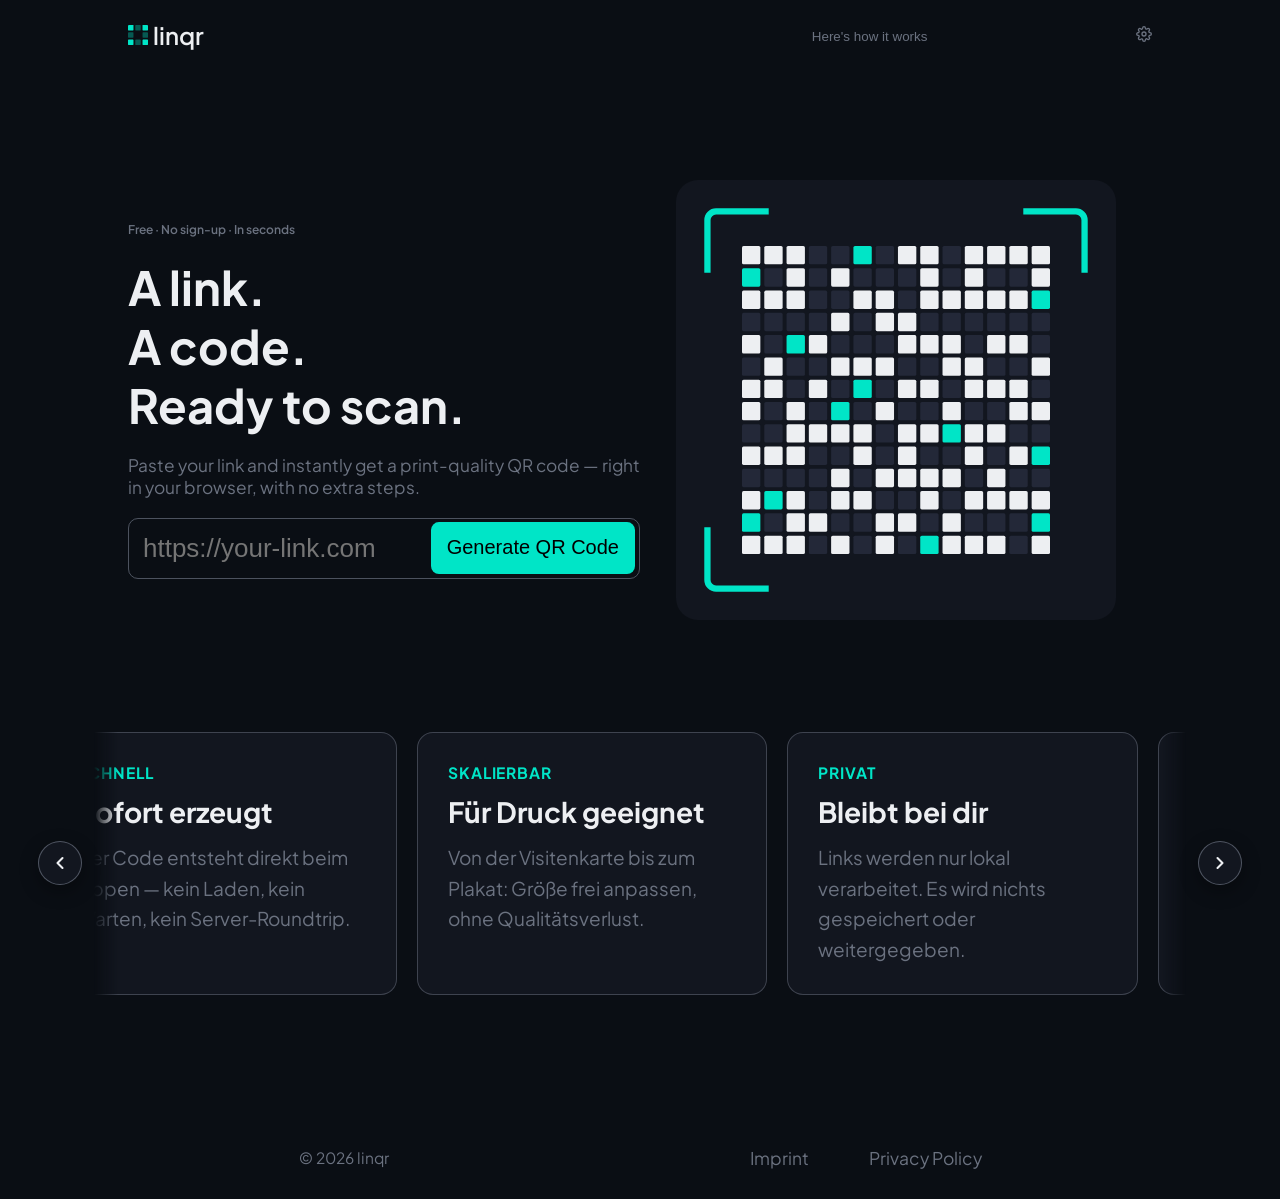
<file: index.html>
<!DOCTYPE html>
<html lang="en">
<head>
    <meta charset="UTF-8">
    <meta name="viewport" content="width=device-width, initial-scale=1.0">
    <link rel="preconnect" href="https://fonts.googleapis.com">
    <link rel="preconnect" href="https://fonts.gstatic.com" crossorigin>
    <link href="https://fonts.googleapis.com/css2?family=Plus+Jakarta+Sans:wght@400;500;600;700;800&display=swap" rel="stylesheet">
    <link rel="stylesheet" href="./css/common.css">
    <link rel="stylesheet" href="./css/index.css">
    <title>QR Code Generator</title>
</head>
<body>
    <header class="headerContainerMain">
        <div class="headerLogoNameDiv"><a href="./index.html" id="headerLogoLink"><img src="./images/logoQRCode.svg" alt="logo" id="brandImage"><p id="brandName">linqr</p></a> <button id="open-close-BurgerBtn" aria-label="Open menu"><span></span><span></span><span></span></button></div>
        <div id="headerBurgerDeluxe">
            <div class="headerThreeLinksDiv"><button class="btnWantsToBeLink" id="headerHowItWorksBTN">Here's how it works</button></div>
            <div class="headerSettingsbtnDiv"><button class="button" id="headerSettingsBTN"><svg width="16" height="16" viewBox="0 0 24 24" fill="none" stroke="currentColor" stroke-width="2" stroke-linecap="round" stroke-linejoin="round"><circle cx="12" cy="12" r="3"></circle><path d="M19.4 15a1.65 1.65 0 0 0 .33 1.82l.06.06a2 2 0 0 1 0 2.83 2 2 0 0 1-2.83 0l-.06-.06a1.65 1.65 0 0 0-1.82-.33 1.65 1.65 0 0 0-1 1.51V21a2 2 0 0 1-2 2 2 2 0 0 1-2-2v-.09A1.65 1.65 0 0 0 9 19.4a1.65 1.65 0 0 0-1.82.33l-.06.06a2 2 0 0 1-2.83 0 2 2 0 0 1 0-2.83l.06-.06a1.65 1.65 0 0 0 .33-1.82 1.65 1.65 0 0 0-1.51-1H3a2 2 0 0 1-2-2 2 2 0 0 1 2-2h.09A1.65 1.65 0 0 0 4.6 9a1.65 1.65 0 0 0-.33-1.82l-.06-.06a2 2 0 0 1 0-2.83 2 2 0 0 1 2.83 0l.06.06a1.65 1.65 0 0 0 1.82.33H9a1.65 1.65 0 0 0 1-1.51V3a2 2 0 0 1 2-2 2 2 0 0 1 2 2v.09a1.65 1.65 0 0 0 1 1.51 1.65 1.65 0 0 0 1.82-.33l.06-.06a2 2 0 0 1 2.83 0 2 2 0 0 1 0 2.83l-.06.06a1.65 1.65 0 0 0-.33 1.82V9a1.65 1.65 0 0 0 1.51 1H21a2 2 0 0 1 2 2 2 2 0 0 1-2 2h-.09a1.65 1.65 0 0 0-1.51 1z"></path></svg></button></div>
        </div>  
    </header>
    <main>
        <section id="topSection">
            <div class="sloganAndInputDiv">
                <div class="levelOneTopDiv"><p class="sizeTHREEHeader">Free · No sign-up · In seconds</p></div>
                <div class="levelTwoTopDiv"><h1 class="sizeONEHeader"><span>A link.</span><span>A code.</span><span>Ready to scan.</span></h1></div>
                <div class="levelThreeTopDiv"><p class="sizeTWOHeader">Paste your link and instantly get a print-quality QR code — right in your browser, with no extra steps.</p></div>
                <div class="codeInput-GenerateCodeDiv"><input type="text" placeholder="https://your-link.com" id="linkInputField" autocomplete="off"><button id="generateCodeButton">Generate QR Code</button></div><div id="errorBox" role="alert"></div>
                <div class="historyDivMain"><div class="historyHeaderDiv"><h2 id="latestInputsLabel">Latest inputs</h2> <button id="deleteHistoryButton">Delete  history</button></div> <div id="historyContainer"><div class="historyEntryElement"><button class="historyEntryLinkBtn"></button><button class="historyEntryDeleteBtn">&#10006;</button></div></div></div>
            </div>
            <div class="qrCodeExampleImgDiv"><img src="./images/qr-decorativeQRCode.svg" alt="QR Code Example" id="qrCodeExampleImg"></div>
        </section>
        <section id="featuresSection">
            <div class="carousel-wrapper">
                
                <!-- Button Links -->
                <button class="carousel-btn btn-prev" id="prevBtn" aria-label="Vorherige Karte">
                    <svg width="20" height="20" viewBox="0 0 24 24" fill="none" stroke="currentColor" stroke-width="2.5" stroke-linecap="round" stroke-linejoin="round"><path d="m15 18-6-6 6-6"/></svg>
                </button>

                <!-- Carousel Track -->
                <div class="carousel-track" id="carouselTrack">
                    
                    <div class="carousel-card">
                        <span class="card-tag">Schnell</span>
                        <h3 class="card-title">Sofort erzeugt</h3>
                        <p class="card-text">Der Code entsteht direkt beim Tippen — kein Laden, kein Warten, kein Server-Roundtrip.</p>
                    </div>

                    <div class="carousel-card">
                        <span class="card-tag">Skalierbar</span>
                        <h3 class="card-title">Für Druck geeignet</h3>
                        <p class="card-text">Von der Visitenkarte bis zum Plakat: Größe frei anpassen, ohne Qualitätsverlust.</p>
                    </div>

                    <div class="carousel-card">
                        <span class="card-tag">Privat</span>
                        <h3 class="card-title">Bleibt bei dir</h3>
                        <p class="card-text">Links werden nur lokal verarbeitet. Es wird nichts gespeichert oder weitergegeben.</p>
                    </div>

                    <div class="carousel-card">
                        <span class="card-tag">Flexibel</span>
                        <h3 class="card-title">Überall nutzbar</h3>
                        <p class="card-text">Exportiere deine Projekte in verschiedene Formate und nutze sie auf allen Geräten.</p>
                    </div>

                    <div class="carousel-card">
                        <span class="card-tag">Sicher</span>
                        <h3 class="card-title">100% Datenschutz</h3>
                        <p class="card-text">Keine Cookies, keine Tracker. Deine Daten gehören ausschließlich dir.</p>
                    </div>

                    <div class="carousel-card">
                        <span class="card-tag">Modern</span>
                        <h3 class="card-title">Clean Code</h3>
                        <p class="card-text">Minimalistischer und schlanker Code für extrem schnelle Ladezeiten auf deiner Website.</p>
                    </div>

                </div>

                <!-- Button Rechts -->
                <button class="carousel-btn btn-next" id="nextBtn" aria-label="Nächste Karte">
                    <svg width="20" height="20" viewBox="0 0 24 24" fill="none" stroke="currentColor" stroke-width="2.5" stroke-linecap="round" stroke-linejoin="round"><path d="m9 18 6-6-6-6"/></svg>
                </button>

            </div>
        </section>
    </main>
    <footer class="footerContainerMain"><div class="copyYearNameFooter">&copy; 2026 linqr</div> <div class="imprintAndPrivacyFooterDiv"><a href="" class="footerLink">Imprint</a> <a href="" class="footerLink">Privacy Policy</a></div></footer>
    <script src="./javaScript/common.js"></script>
    <script src="./javaScript/index.js"></script>



    <dialog id="settingsDialog" class="settings-modal">
        <div class="settings-content">
            <div class="settings-header">
                <div class="settings-title-wrapper">
                    <svg width="20" height="20" viewBox="0 0 24 24" fill="none" stroke="currentColor" stroke-width="2" stroke-linecap="round" stroke-linejoin="round" style="color: var(--cyan-highlight);"><circle cx="12" cy="12" r="3"></circle><path d="M19.4 15a1.65 1.65 0 0 0 .33 1.82l.06.06a2 2 0 0 1 0 2.83 2 2 0 0 1-2.83 0l-.06-.06a1.65 1.65 0 0 0-1.82-.33 1.65 1.65 0 0 0-1 1.51V21a2 2 0 0 1-2 2 2 2 0 0 1-2-2v-.09A1.65 1.65 0 0 0 9 19.4a1.65 1.65 0 0 0-1.82.33l-.06.06a2 2 0 0 1-2.83 0 2 2 0 0 1 0-2.83l.06-.06a1.65 1.65 0 0 0 .33-1.82 1.65 1.65 0 0 0-1.51-1H3a2 2 0 0 1-2-2 2 2 0 0 1 2-2h.09A1.65 1.65 0 0 0 4.6 9a1.65 1.65 0 0 0-.33-1.82l-.06-.06a2 2 0 0 1 0-2.83 2 2 0 0 1 2.83 0l.06.06a1.65 1.65 0 0 0 1.82.33H9a1.65 1.65 0 0 0 1-1.51V3a2 2 0 0 1 2-2 2 2 0 0 1 2 2v.09a1.65 1.65 0 0 0 1 1.51 1.65 1.65 0 0 0 1.82-.33l.06-.06a2 2 0 0 1 2.83 0 2 2 0 0 1 0 2.83l-.06.06a1.65 1.65 0 0 0-.33 1.82V9a1.65 1.65 0 0 0 1.51 1H21a2 2 0 0 1 2 2 2 2 0 0 1-2 2h-.09a1.65 1.65 0 0 0-1.51 1z"></path></svg>
                    <h3>Settings</h3>
                </div>
                <button id="closeSettingsBTN" class="close-btn" aria-label="Close settings">
                    <svg width="18" height="18" viewBox="0 0 24 24" fill="none" stroke="currentColor" stroke-width="2" stroke-linecap="round" stroke-linejoin="round"><line x1="18" y1="6" x2="6" y2="18"></line><line x1="6" y1="6" x2="18" y2="18"></line></svg>
                </button>
            </div>
            
            <div class="settings-body">
                <!-- Save History -->
                <div class="setting-row">
                    <div class="setting-info">
                        <span class="setting-label">Save History</span>
                        <span class="setting-desc">Store recent QR code generations locally</span>
                    </div>
                    <label class="switch">
                        <input type="checkbox" id="historyToggle" checked>
                        <span class="slider"></span>
                    </label>
                </div>

                <div class="setting-divider"></div>

                <!-- Design Dark/Light -->
                <div class="setting-row">
                    <div class="setting-info">
                        <span class="setting-label">Appearance</span>
                        <span class="setting-desc">Select your preferred color theme</span>
                    </div>
                    <div class="theme-switcher">
                        <button class="theme-option active" data-theme="dark">Dark</button>
                        <button class="theme-option" data-theme="light">Light</button>
                    </div>
                </div>

                <div class="setting-divider"></div>

                <!-- Language comming soon-->
                <div class="setting-row" id="languageSec">
                    <div class="setting-info">
                        <span class="setting-label">Language</span>
                        <span class="setting-desc">Choose user interface language</span>
                    </div>
                    <div class="select-wrapper">
                        <select id="languageSelect" class="lang-select">
                            <option value="en">English</option>
                            <option value="de">Deutsch</option>
                        </select>
                        <svg class="select-arrow" width="14" height="14" viewBox="0 0 24 24" fill="none" stroke="currentColor" stroke-width="2" stroke-linecap="round" stroke-linejoin="round"><path d="m6 9 6 6 6-6"/></svg>
                    </div>
                </div>
            </div>
        </div>
    </dialog>

    <dialog id="howItWorksDialog" class="settings-modal">
        <div class="settings-content">
            <div class="settings-header">
                <h3>Here's how it works</h3>
                <button id="closeHowItWorksBTN" class="close-btn">
                    <svg width="18" height="18" viewBox="0 0 24 24" fill="none" stroke="currentColor" stroke-width="2" stroke-linecap="round" stroke-linejoin="round"><line x1="18" y1="6" x2="6" y2="18"></line><line x1="6" y1="6" x2="18" y2="18"></line></svg>
                </button>
            </div>
            <div class="settings-body">
                <div class="step-row">
                    <span class="step-num">1</span>
                    <p>Paste your link into the input field.</p>
                </div>
                <div class="step-row">
                    <span class="step-num">2</span>
                    <p>Press the button "Generate QR Code" and your code will gt generated automatically.</p>
                </div>
                <div class="step-row">
                    <span class="step-num">3</span>
                    <p>You can personalize your code and download or print it.</p>
                </div>
            </div>
        </div>
    </dialog>
</body>
</html>
</file>
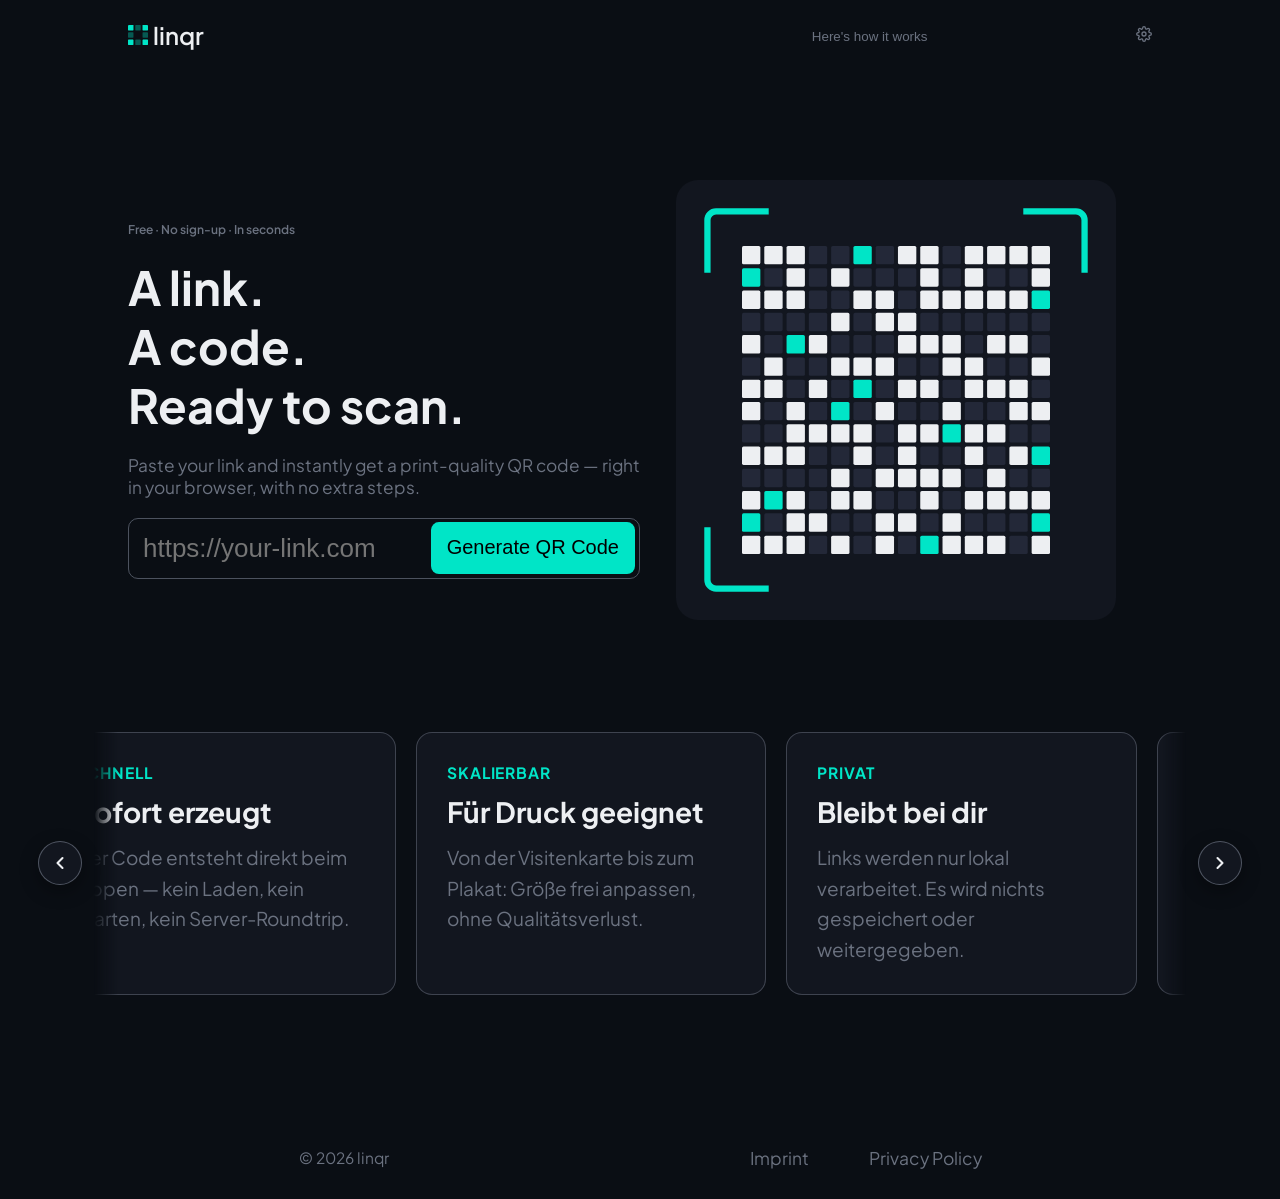
<file: finalyzeqrcode.html>
<!DOCTYPE html>
<html lang="en">
<head>
    <meta charset="UTF-8">
    <meta name="viewport" content="width=device-width, initial-scale=1.0">
    <link rel="preconnect" href="https://fonts.googleapis.com">
    <link rel="preconnect" href="https://fonts.gstatic.com" crossorigin>
    <link href="https://fonts.googleapis.com/css2?family=Plus+Jakarta+Sans:wght@400;500;600;700;800&display=swap" rel="stylesheet">
    <link rel="stylesheet" href="./css/common.css">
    <link rel="stylesheet" href="./css/finalyzeqrcode.css">
    <title>Finalyze QR code</title>
</head>
<body>
    <header class="headerContainerMain">
        <div class="headerLogoNameDiv"><a href="./index.html" id="headerLogoLink"><img src="./images/logoQRCode.svg" alt="logo" id="brandImage"><p id="brandName">linqr</p></a> <button id="open-close-BurgerBtn" aria-label="Open menu"><span></span><span></span><span></span></button></div>
        <div id="headerBurgerDeluxe">
            <div class="headerThreeLinksDiv"><button class="btnWantsToBeLink" id="headerHowItWorksBTN">Here's how it works</button></div>
            <div class="headerSettingsbtnDiv"><button class="button" id="headerSettingsBTN"><svg width="16" height="16" viewBox="0 0 24 24" fill="none" stroke="currentColor" stroke-width="2" stroke-linecap="round" stroke-linejoin="round"><circle cx="12" cy="12" r="3"></circle><path d="M19.4 15a1.65 1.65 0 0 0 .33 1.82l.06.06a2 2 0 0 1 0 2.83 2 2 0 0 1-2.83 0l-.06-.06a1.65 1.65 0 0 0-1.82-.33 1.65 1.65 0 0 0-1 1.51V21a2 2 0 0 1-2 2 2 2 0 0 1-2-2v-.09A1.65 1.65 0 0 0 9 19.4a1.65 1.65 0 0 0-1.82.33l-.06.06a2 2 0 0 1-2.83 0 2 2 0 0 1 0-2.83l.06-.06a1.65 1.65 0 0 0 .33-1.82 1.65 1.65 0 0 0-1.51-1H3a2 2 0 0 1-2-2 2 2 0 0 1 2-2h.09A1.65 1.65 0 0 0 4.6 9a1.65 1.65 0 0 0-.33-1.82l-.06-.06a2 2 0 0 1 0-2.83 2 2 0 0 1 2.83 0l.06.06a1.65 1.65 0 0 0 1.82.33H9a1.65 1.65 0 0 0 1-1.51V3a2 2 0 0 1 2-2 2 2 0 0 1 2 2v.09a1.65 1.65 0 0 0 1 1.51 1.65 1.65 0 0 0 1.82-.33l.06-.06a2 2 0 0 1 2.83 0 2 2 0 0 1 0 2.83l-.06.06a1.65 1.65 0 0 0-.33 1.82V9a1.65 1.65 0 0 0 1.51 1H21a2 2 0 0 1 2 2 2 2 0 0 1-2 2h-.09a1.65 1.65 0 0 0-1.51 1z"></path></svg></button></div>
        </div>
    </header>
    <main>
        <section id="qrCodeLivePrewSec">
            <div id="backandCurrentLinkDiv"><a href="./index.html" id="backtoNewLink">New link</a> <div id="currentLinkDiv"></div></div>
            <div id="livePreviewContainerDiv"></div>
        </section>
        <section id="settingsSection">
            <h1 class="sizeONEHeader">Your code is ready</h1>

            <div id="infoMessagesDiv"></div>

            <div class="option-group" data-category="designs">
                <h2 class="sizeTWOHeader">Designs</h2>
                <div id="designsContainerDiv"></div>
            </div>

            <div class="option-group" data-category="frame">
                <h2 class="sizeTWOHeader">Frame</h2>
                <div class="settingsOptionButtonDiv"><button class="settingsOptionButton active" data-id="none">None</button> <button class="settingsOptionButton" data-id="bars">Bars</button> <button class="settingsOptionButton" data-id="bubble">Bubble</button> <button class="settingsOptionButton" data-id="corners">Corners</button></div>
                <div><input type="text" id="textToInputField" aria-label="Frame text"></div>
            </div>

            <div class="option-group" data-category="pattern">
                <h2 class="sizeTWOHeader">Pattern</h2>
                <div class="settingsOptionButtonDiv"><button class="settingsOptionButton active" data-id="squares">Squares</button> <button class="settingsOptionButton" data-id="round">Round</button> <button class="settingsOptionButton" data-id="dots">Dots</button> <button class="settingsOptionButton" data-id="lines">Lines</button></div>
            </div>

            <div class="option-group" data-category="corners">
                <h2 class="sizeTWOHeader">Corners</h2>
                <div class="settingsOptionButtonDiv"><button class="settingsOptionButton active" data-id="sharp">Sharp</button> <button class="settingsOptionButton" data-id="rounded">Rounded</button> <button class="settingsOptionButton" data-id="circle">Circle</button></div>
            </div>

            <div class="option-group" data-category="symbolCenter">
                <h2 class="sizeTWOHeader">Symbol in the center</h2>
                <div class="settingsOptionButtonDiv"><button class="settingsOptionButton active" data-id="none">None</button> <button class="settingsOptionButton" data-id="brand">Brand</button> <button class="settingsOptionButton" data-id="link">Link</button> <button class="settingsOptionButton" data-id="star">Star</button> <button class="settingsOptionButton" data-id="heart">Heart</button> <button class="settingsOptionButton" id="uploadImageButton">Upload</button></div>
                <div id="ownSymbolinCenterDiv"></div>
            </div>

            <div id="colorMaindiv">
                <h2 class="sizeTWOHeader">Colors</h2>
                <div class="colorsOption-group" data-category="codeColors">
                    <h3 class="sizeTHREEHeader">Code</h3>
                    <div class="settingsColorOptionButtonDiv"><button class="settingsColorOptionButton active" data-id="color1"></button> <button class="settingsColorOptionButton" data-id="color2"></button> <button class="settingsColorOptionButton" data-id="color3"></button> <button class="settingsColorOptionButton" data-id="color4"></button> <button class="settingsColorOptionButton" data-id="color5"></button> <div id="codePickOwnColorDiv"><input type="color" id="codePicker" value="#00E5C7" class="color-picker-input"></div></div>
                </div>
                <div class="colorsOption-group" data-category="bgColors">
                    <h3 class="sizeTHREEHeader">Background</h3>
                    <div class="settingsColorOptionButtonDiv"><button class="settingsColorOptionButton active" data-id="color1"></button> <button class="settingsColorOptionButton" data-id="color2"></button> <button class="settingsColorOptionButton" data-id="color3"></button> <button class="settingsColorOptionButton" data-id="color4"></button> <div id="backPickOwnColorDiv"><input type="color" id="bgPicker" value="#00E5C7" class="color-picker-input"></div></div>
                </div>
            </div>

            <div class="sizeOption-group" data-category="size">
                <div id="sizeHeaderDiv"><h2 class="sizeTWOHeader">Size</h2> <span id="pxAndUnitOutputSpan">1024 px~ 8,7cm</span></div>
                <div id="sizeSliderDiv"><input type="range" id="sizeSlider" min="10" max="100" value="40" class="custom-slider"></div>  
                <div class="settingsOptionButtonDiv"><button class="settingsOptionButton" data-id="businessCard">Business Card</button><button class="settingsOptionButton active" data-id="web">Web</button><button class="settingsOptionButton" data-id="poster">Poster</button></div>
            </div>

            <div class="downloadPrint-group" data-category="printDown">
                <div><button id="downloadPNGBtn">Download as PNG</button></div>
                <div id="svgAndPrintBtnDiv"><button class="svgPrintBtns" id="downloadAsSVGBtn">As SVG</button><button class="svgPrintBtns" id="printButton">Print</button></div>
            </div>
        </section>
    </main>
    <footer class="footerContainerMain"><div class="copyYearNameFooter">&copy; 2026 linqr</div> <div class="imprintAndPrivacyFooterDiv"><a href="" class="footerLink">Imprint</a> <a href="" class="footerLink">Privacy Policy</a></div></footer>
    <script src="./javaScript/common.js"></script>
    <script src="./javaScript/finalyzeqrcode.js"></script>



    <dialog id="settingsDialog" class="settings-modal">
        <div class="settings-content">
            <div class="settings-header">
                <div class="settings-title-wrapper">
                    <svg width="20" height="20" viewBox="0 0 24 24" fill="none" stroke="currentColor" stroke-width="2" stroke-linecap="round" stroke-linejoin="round" style="color: var(--cyan-highlight);"><circle cx="12" cy="12" r="3"></circle><path d="M19.4 15a1.65 1.65 0 0 0 .33 1.82l.06.06a2 2 0 0 1 0 2.83 2 2 0 0 1-2.83 0l-.06-.06a1.65 1.65 0 0 0-1.82-.33 1.65 1.65 0 0 0-1 1.51V21a2 2 0 0 1-2 2 2 2 0 0 1-2-2v-.09A1.65 1.65 0 0 0 9 19.4a1.65 1.65 0 0 0-1.82.33l-.06.06a2 2 0 0 1-2.83 0 2 2 0 0 1 0-2.83l.06-.06a1.65 1.65 0 0 0 .33-1.82 1.65 1.65 0 0 0-1.51-1H3a2 2 0 0 1-2-2 2 2 0 0 1 2-2h.09A1.65 1.65 0 0 0 4.6 9a1.65 1.65 0 0 0-.33-1.82l-.06-.06a2 2 0 0 1 0-2.83 2 2 0 0 1 2.83 0l.06.06a1.65 1.65 0 0 0 1.82.33H9a1.65 1.65 0 0 0 1-1.51V3a2 2 0 0 1 2-2 2 2 0 0 1 2 2v.09a1.65 1.65 0 0 0 1 1.51 1.65 1.65 0 0 0 1.82-.33l.06-.06a2 2 0 0 1 2.83 0 2 2 0 0 1 0 2.83l-.06.06a1.65 1.65 0 0 0-.33 1.82V9a1.65 1.65 0 0 0 1.51 1H21a2 2 0 0 1 2 2 2 2 0 0 1-2 2h-.09a1.65 1.65 0 0 0-1.51 1z"></path></svg>
                    <h3>Settings</h3>
                </div>
                <button id="closeSettingsBTN" class="close-btn" aria-label="Close settings">
                    <svg width="18" height="18" viewBox="0 0 24 24" fill="none" stroke="currentColor" stroke-width="2" stroke-linecap="round" stroke-linejoin="round"><line x1="18" y1="6" x2="6" y2="18"></line><line x1="6" y1="6" x2="18" y2="18"></line></svg>
                </button>
            </div>
            
            <div class="settings-body">
                <!-- Save History -->
                <div class="setting-row">
                    <div class="setting-info">
                        <span class="setting-label">Save History</span>
                        <span class="setting-desc">Store recent QR code generations locally</span>
                    </div>
                    <label class="switch">
                        <input type="checkbox" id="historyToggle" checked>
                        <span class="slider"></span>
                    </label>
                </div>

                <div class="setting-divider"></div>

                <!-- Design Dark/Light -->
                <div class="setting-row">
                    <div class="setting-info">
                        <span class="setting-label">Appearance</span>
                        <span class="setting-desc">Select your preferred color theme</span>
                    </div>
                    <div class="theme-switcher">
                        <button class="theme-option active" data-theme="dark">Dark</button>
                        <button class="theme-option" data-theme="light">Light</button>
                    </div>
                </div>

                <div class="setting-divider"></div>

                <!-- Language comming soon-->
                <div class="setting-row" id="languageSec">
                    <div class="setting-info">
                        <span class="setting-label">Language</span>
                        <span class="setting-desc">Choose user interface language</span>
                    </div>
                    <div class="select-wrapper">
                        <select id="languageSelect" class="lang-select">
                            <option value="en">English</option>
                            <option value="de">Deutsch</option>
                        </select>
                        <svg class="select-arrow" width="14" height="14" viewBox="0 0 24 24" fill="none" stroke="currentColor" stroke-width="2" stroke-linecap="round" stroke-linejoin="round"><path d="m6 9 6 6 6-6"/></svg>
                    </div>
                </div>
            </div>
        </div>
    </dialog>

    <dialog id="howItWorksDialog" class="settings-modal">
        <div class="settings-content">
            <div class="settings-header">
                <h3>Here's how it works</h3>
                <button id="closeHowItWorksBTN" class="close-btn">
                    <svg width="18" height="18" viewBox="0 0 24 24" fill="none" stroke="currentColor" stroke-width="2" stroke-linecap="round" stroke-linejoin="round"><line x1="18" y1="6" x2="6" y2="18"></line><line x1="6" y1="6" x2="18" y2="18"></line></svg>
                </button>
            </div>
            <div class="settings-body">
                <div class="step-row">
                    <span class="step-num">1</span>
                    <p>Paste your link into the input field.</p>
                </div>
                <div class="step-row">
                    <span class="step-num">2</span>
                    <p>Press the button "Generate QR Code" and your code will gt generated automatically.</p>
                </div>
                <div class="step-row">
                    <span class="step-num">3</span>
                    <p>You can personalize your code and download or print it.</p>
                </div>
            </div>
        </div>
    </dialog>
</body>
</html>
</file>
<file: css/common.css>
html{
    font-size: 20px;
    font-family: 'Plus Jakarta Sans', -apple-system, BlinkMacSystemFont, 'Segoe UI', Roboto, sans-serif;
}

*{
    box-sizing: border-box;
    margin: 0;
    padding: 0;
}

body{
    background-color: var(--background-color-base);
}

:root{
    --background-color-base: #0A0E14;
    --background-color-secondary: #12161F;
    --text-color-primary: #EDEFF2;
    --text-color-reverse: black;
    --text-color-secondary: #6B7280;
    --cyan-highlight: #00E5C7;
    --cyan-highlight-shimmer: #01ffdd17;
    --border-color-primary: #6b7280af;
    --border-color-secondary: #6b72807e;
    --errorColor:red;
    --cautionColor:red;
}

/* Light Theme Variablen */
[data-theme="light"]{
    --background-color-base: #F4F6F8;
    --background-color-secondary: #FFFFFF;
    --text-color-primary: #12161F;
    --text-color-reverse: #FFFFFF;
    --text-color-secondary: #4B5563;
    --border-color-primary: #D1D5DB;
    --border-color-secondary: #E5E7EB;
}


.btnWantsToBeLink{
    text-decoration: none;
    background-color: transparent;
    border: none;
    color: var(--text-color-primary);

    font-size: 0.875rem;
}

a{
    text-decoration: none;
    color: var(--text-color-primary);
}

.headerContainerMain{
    display: flex;
    flex-direction: row;
    justify-content: space-between;
    align-items: center;

    padding: 0.5rem 0;
}

    .headerLogoNameDiv{
        display: flex;
        flex-direction: row;
        align-items: center;
    }
        #headerLogoLink{
            display: flex;
            flex-direction: row;
            align-items: center;
            flex-wrap: nowrap;
            gap: 5px;

            text-decoration: none;
        }
        #headerLogoLink:hover{
            cursor: pointer;
        }
            #brandImage{
                height: 20px;
                width: 20px;
                object-fit: contain;
            }
            #brandName{
                color: var(--text-color-primary);
                font-size: 1.2rem;
                font-weight: 600;
            }
    #headerBurgerDeluxe{
        display: flex;
        flex-direction: row;
        align-items: center;
        width: 100%;
        justify-content:flex-end;
        gap:22%;
    }
    .headerThreeLinksDiv{
        display: flex;
        flex-direction: row;
        justify-content: center;
        align-items: center;
        gap: 50px;
    }
        #headerHowItWorksBTN{
            display: flex;
            justify-content: center;
            align-items: center;
            color: var(--text-color-secondary);
            font-size: 0.67rem;

            padding-top: 2px;
        }
        #headerHowItWorksBTN:hover{
            color: var(--text-color-primary);
            cursor: pointer;
        }
        .headerLink{
            color: var(--text-color-secondary);
            font-size: 0.7rem;
        }
        .headerLink:hover{
            color: var(--text-color-primary);
            cursor: pointer;
        }
    .headerSettingsbtnDiv{
        display: flex;
        flex-direction: row;
        justify-content: center;
        align-items: center;
    }
        #headerSettingsBTN{
            color: var(--text-color-secondary);
            background: transparent;
            border: none;
        }
        #headerSettingsBTN:hover{
            color: var(--text-color-primary);
            cursor: pointer;
        }



* {
    scrollbar-width: thin;
    scrollbar-color: rgba(255, 255, 255, 0.2) transparent;
}

::-webkit-scrollbar {
    height: 6px;
    width: 6px;
}

::-webkit-scrollbar-track {
    background: transparent;
}

::-webkit-scrollbar-thumb {
    background: rgba(255, 255, 255, 0.2);
    border-radius: 4px;
}

::-webkit-scrollbar-thumb:hover {
    background: rgba(255, 255, 255, 0.4);
}


/*Settings Modal*/

.settings-modal{
    position: fixed;
    top: 50%;
    left: 50%;
    transform: translate(-50%, -50%) scale(0.95);
    background-color: var(--background-color-secondary);
    color: var(--text-color-primary);
    border: 1px solid var(--border-color-secondary);
    border-radius: 16px;
    padding: 0;
    width: 90%;
    max-width: 440px;
    box-shadow: 0 24px 48px rgba(0, 0, 0, 0.6), 0 0 0 1px rgba(255, 255, 255, 0.04);
    opacity: 0;
    visibility: hidden;
    transition: opacity 0.25s ease, transform 0.25s ease, visibility 0.25s ease;
    z-index: 1000;
}
.settings-modal[open]{
    opacity: 1;
    visibility: visible;
    transform: translate(-50%, -50%) scale(1);
}

.settings-modal::backdrop{
    background: rgba(10, 14, 20, 0.8);
    backdrop-filter: blur(8px);
    opacity: 0;
    transition: opacity 0.25s ease;
}

.settings-modal[open]::backdrop{
    opacity: 1;
}

    .settings-content{
        padding: 1.75rem;
        display: flex;
        flex-direction: column;
        gap: 1.25rem;
    }

    .settings-header{
        display: flex;
        justify-content: space-between;
        align-items: center;
        padding-bottom: 0.85rem;
        border-bottom: 1px solid var(--border-color-secondary);
    }

    .settings-title-wrapper{
        display: flex;
        align-items: center;
        gap: 10px;
    }

    .settings-header h3{
        font-size: 1.15rem;
        font-weight: 700;
        color: var(--text-color-primary);
        margin: 0;
        letter-spacing: -0.01em;
    }

    .close-btn{
        background: transparent;
        border: none;
        color: var(--text-color-secondary);
        cursor: pointer;
        padding: 6px;
        border-radius: 8px;
        display: flex;
        align-items: center;
        justify-content: center;
        transition: background-color 0.2s, color 0.2s;
    }

    .close-btn:hover {
        background-color: rgba(255, 255, 255, 0.08);
        color: var(--text-color-primary);
    }

    .settings-body {
        display: flex;
        flex-direction: column;
        gap: 1rem;
    }

    .setting-row {
        display: flex;
        justify-content: space-between;
        align-items: center;
        padding: 0.25rem 0;
    }

    .setting-info {
        display: flex;
        flex-direction: column;
        gap: 3px;
    }

    .setting-label {
        font-size: 0.95rem;
        font-weight: 600;
        color: var(--text-color-primary);
    }

    .setting-desc {
        font-size: 0.75rem;
        color: var(--text-color-secondary);
    }

    .setting-divider {
        height: 1px;
        background-color: var(--border-color-secondary);
        opacity: 0.4;
    }

    /* Edler Toggle-Switch */
    .switch {
        position: relative;
        display: inline-block;
        width: 44px;
        height: 24px;
        flex-shrink: 0;
    }

    .switch input {
        opacity: 0;
        width: 0;
        height: 0;
    }

    .slider {
        position: absolute;
        cursor: pointer;
        top: 0; left: 0; right: 0; bottom: 0;
        background-color: var(--border-color-primary);
        transition: .3s cubic-bezier(0.4, 0, 0.2, 1);
        border-radius: 24px;
    }

    .slider:before {
        position: absolute;
        content: "";
        height: 18px;
        width: 18px;
        left: 3px;
        bottom: 3px;
        background-color: white;
        transition: .3s cubic-bezier(0.4, 0, 0.2, 1);
        border-radius: 50%;
        box-shadow: 0 2px 4px rgba(0,0,0,0.2);
    }

    input:checked + .slider {
        background-color: var(--cyan-highlight);
    }

    input:checked + .slider:before {
        transform: translateX(20px);
    }

    /* Segmented Theme Switcher (Dark / Light Buttons) */
    .theme-switcher {
        display: flex;
        background: var(--background-color-base);
        border: 1px solid var(--border-color-secondary);
        border-radius: 8px;
        padding: 3px;
    }

    .theme-option {
        background: transparent;
        border: none;
        color: var(--text-color-secondary);
        padding: 6px 14px;
        border-radius: 6px;
        cursor: pointer;
        font-size: 0.8rem;
        font-weight: 500;
        transition: all 0.2s ease;
    }

    .theme-option:hover {
        color: var(--cyaprimary);
    }

    .theme-option.active {
        background: var(--cyan-highlight);
        color: var(--text-color-reverse);
        font-weight: 600;
        box-shadow: 0 2px 8px rgba(0, 229, 199, 0.3);
    }

    #languageSec{
        display: none;
    }

    /* Schöner Custom Language Select */
    .select-wrapper {
        position: relative;
        display: flex;
        align-items: center;
    }

    .lang-select {
        appearance: none;
        background-color: var(--background-color-base);
        border: 1px solid var(--border-color-secondary);
        color: var(--text-color-primary);
        padding: 8px 34px 8px 12px;
        border-radius: 8px;
        font-size: 0.85rem;
        font-family: inherit;
        cursor: pointer;
        transition: border-color 0.2s;
    }

    .lang-select:hover, .lang-select:focus {
        border-color: var(--cyan-highlight);
        outline: none;
    }

    .select-arrow {
        position: absolute;
        right: 12px;
        color: var(--text-color-secondary);
        pointer-events: none;
    }



    /*How it works styling*/

    #howItWorksDialog.settings-modal{
        max-width:380px;
    }
    .step-row{
        display:flex;
        align-items:center;
        gap:12px;
        margin:0.75rem 0;
        font-size:0.9rem;
        color:var(--text-color-primary);
    }
    .step-row p{
        margin:0;
        color:var(--text-color-secondary);
    }
    .step-num{
        display:flex;
        align-items:center;
        justify-content:center;
        width:24px;
        height:24px;
        background:var(--cyan-highlight);
        color:var(--text-color-reverse);
        border-radius:50%;
        font-weight:700;
        font-size:0.8rem;
        flex-shrink:0;
    }

/* Footer Styles */

.footerContainerMain{
    display: flex;
    flex-direction: row;
    justify-content: space-around;
    align-items: center;
    gap: 1rem;

    padding: 5rem 0 1rem 0;
}
    .copyYearNameFooter{
        text-align: center;
        color: var(--text-color-secondary);
        font-size: 0.775rem;
    }

    .imprintAndPrivacyFooterDiv{
        display: flex;
        flex-direction: row;
        justify-content: center;
        align-items: center;
        gap: 3rem;

        color: var(--text-color-secondary);
    }
        .footerLink{
            color: var(--text-color-secondary);
            font-size: 0.875rem;
        }




@media (max-width: 600px) {
    .footerContainerMain{
        flex-direction: column;
    }
}

#open-close-BurgerBtn{
    display: none;
    background: none;
    border: none;
    cursor: pointer;
    flex-direction: column;
    gap: 5px;
}
#open-close-BurgerBtn span{
    display: block;
    width: 25px;
    height: 3px;
    background-color: var(--text-color-primary);
    transition: 0.3s;
}

@media(max-width: 600px){
    .headerContainerMain{
        flex-direction: column;
        gap: 1rem;
    }

    .headerLogoNameDiv{
        width: 100%;
        justify-content: space-between;
        padding: 0 10px;
    }
    #open-close-BurgerBtn{
        display: flex;
    }

    #headerBurgerDeluxe{
        display: none;
        flex-direction: column;
        border-bottom: 2px solid var(--cyan-highlight);
        border-radius: 0 0 10px 10px;
    }
    #headerBurgerDeluxe div{
        border-top: 2px solid var(--text-color-secondary);
        width: 100%;
        padding: 10px 0;
    }
    
    #headerBurgerDeluxe.active{
        display: flex;
    }
}
</file>
<file: css/index.css>
body{
    padding: 10px 20%;
}

main{
    display: flex;
    flex-direction: column;
    gap: 3rem;
}

#topSection{
    display: flex;
    flex-direction: row;
    align-items: center;

    margin-top: 6rem;
}
    .sloganAndInputDiv{
        display: flex;
        flex-direction: column;
        align-items: flex-start;
        width: 50%;
        gap: 1rem;
    }
        .levelOneTopDiv{
            display: flex;
            flex-direction: row;
        }
            .sizeTHREEHeader{
                color: var(--text-color-secondary);
                font-size: 0.6rem;
                font-weight: 600;
            }
        .levelTwoTopDiv{
            display: flex;
            flex-direction: row;
        }
            .sizeONEHeader{
                display: flex;
                flex-direction: column;

                color: var(--text-color-primary);
                font-size: 2.35rem;
            }
        .levelThreeTopDiv{
            display: flex;
            flex-direction: row;
        }
            .sizeTWOHeader{
                color: var(--text-color-secondary);
                font-size: 0.865rem;
            }
        .codeInput-GenerateCodeDiv{
            width: 100%;
            position: relative;
        }
            #linkInputField{
                width: 100%;
                box-sizing: border-box;
                
                padding: 0.7rem;
                padding-right: 200px;
                
                border: 1px solid var(--border-color-primary);
                border-radius: 10px;
                background-color: transparent;
                color: var(--text-color-primary);
                font-size: 1.3rem;

                box-sizing: border-box;
                transition: border-color 0.2s, box-shadow 0.2s;
            }
            #linkInputField:focus{
                border-color: var(--cyan-highlight);
                box-shadow: 0 0 0 2px var(--cyan-highlight); 
                outline: none;
            }
            #generateCodeButton{
                position: absolute;
                right: 5px;
                top: 50%;
                transform: translateY(-50%);
                
                text-decoration: none;
                background-color: var(--cyan-highlight);
                border: none;
                border-radius: 8px;
                color: var(--text-color-reverse);
                padding: 0.4rem 0.8rem;
                height: 85%;
                font-size: 1rem;
                cursor: pointer;
            }
            #errorBox{
                display: none;
                color: var(--errorColor);
                width: 100%;
                border: 1px solid var(--errorColor);
                border-radius: 8px;
                padding: 0.4rem 0.8rem;
                font-size: 0.9rem;
            }

        .historyDivMain{
            display: flex;
            flex-direction: column;
            width: 100%;
            gap: 0.4rem;
        }
            .historyHeaderDiv{
                display: flex;
                flex-direction: row;
                justify-content: space-between;
                align-items: center;
            }
                #latestInputsLabel{
                    color: var(--text-color-primary);
                    font-size: 0.7rem;
                }
                #deleteHistoryButton{
                    display: flex;
                    flex-direction: row;
                    justify-content: center;
                    align-items: center;
                    text-decoration: none;
                    background-color: transparent;
                    border: none;
                    color: var(--text-color-secondary);
                    font-size: 0.68rem;
                    font-weight: 600;
                }
                #deleteHistoryButton:hover{
                    cursor: pointer;
                    color: var(--cautionColor);
                }
            #historyContainer{
                display: flex;
                flex-direction: column;
                gap: 0.2rem;

                height: 10rem;
            }
                .historyEntryElement{
                    display: flex;
                    flex-direction: row;
                    justify-content: space-between;
                    align-items: center;

                    padding: 0;
                    border: 1px solid var(--border-color-primary);
                    border-radius: 9px;
                    width: 100%;
                }
                    .historyEntryLinkBtn{
                        text-decoration: none;
                        background: transparent;
                        border: none;

                        padding: 0.6rem;
                        color: var(--text-color-secondary);
                        font-size: 0.9rem;
                        font-weight: 550;

                        white-space: nowrap;
                        overflow-x: auto;   
                        text-align: left;   
                        flex: 1;            
                        min-width: 0;       

                        scrollbar-width: none;
                        -ms-overflow-style: none;
                    }
                    .historyEntryLinkBtn::-webkit-scrollbar{
                        display: none;
                    }
                    .historyEntryLinkBtn:hover{
                        color: var(--text-color-primary);
                        cursor: pointer;
                    }
                    .historyEntryDeleteBtn{
                        text-decoration: none;
                        background: transparent;
                        border: none;

                        padding: 0.6rem;
                        color: var(--text-color-secondary);
                        font-size: 0.9rem;
                        font-weight: 550;

                        flex-shrink: 0;
                    }
                    .historyEntryDeleteBtn:hover{
                        color: var(--cautionColor);
                        cursor: pointer;
                    }

    .qrCodeExampleImgDiv{
        display: flex;
        align-items: center;
        justify-content: center;
        flex: 1;
        width: 100%;
    }
        #qrCodeExampleImg{
            width: 100%;
            max-width: 22rem;
            height: auto;
            object-fit: contain;
        }





@media (max-width: 1600px) {
    body{
        padding: 10px 15%;
    }
}

@media (max-width: 1400px) {
    body{
        padding: 10px 10%;
    }
}

@media (max-width: 1200px) {
    body{
        padding: 10px 1%;
    }
}

@media (max-width: 1000px) {
    body{
        padding: 10px 10px;
    }
    #topSection{
        flex-direction: column;
        margin-top: 1rem;
    }
    .sloganAndInputDiv{
        width: 70%;
        margin-top: 2rem;
    }
}

@media (max-width: 900px) {
    .sloganAndInputDiv{
        width: 85%;
    }
}

@media (max-width: 700px) {
    .sloganAndInputDiv{
        width: 98%;
    }
    
}

@media (max-width:600px){
    #generateCodeButton{
        position:relative;
        width: 100%;
        display: block;
        margin-top: 1.3rem;
        margin: 1.3rem 0 0 6px;
    }
    #linkInputField{
        padding-right: 0.7rem;
    }
}

/* Carousel Styles*/

/* =========================================================
   Feature-Carousel – nutzt die Theme-Variablen aus common.css,
   damit Dark- UND Light-Mode automatisch funktionieren.
   ========================================================= */
#featuresSection {
    --carousel-gap: 20px;
    --card-radius: 16px;
    --card-padding: clamp(18px, 2.5vw, 30px);
    --btn-size: 44px;
    --visible-cards: 1;
    --card-basis: calc((100% - (var(--visible-cards) - 1) * var(--carousel-gap)) / var(--visible-cards));

    width: 100%;
    padding: 2rem clamp(12px, 4vw, 48px);
    box-sizing: border-box;
    overflow: hidden; /* verhindert horizontales Scrollen der ganzen Seite */
}

/* Tablet: 2 Karten, Desktop: 3 Karten */
@media (min-width: 640px)  { #featuresSection { --visible-cards: 2; } }
@media (min-width: 1024px) { #featuresSection { --visible-cards: 3; } }

.carousel-wrapper {
    position: relative;
    width: 100%;
    max-width: 1200px;
    margin: 0 auto;
    /* Platz für die Pfeile, damit sie nie über den Rand ragen */
    padding: 0 calc(var(--btn-size) + 12px);
    box-sizing: border-box;
}

.carousel-track {
    display: flex;
    align-items: stretch; /* alle Karten gleich hoch */
    gap: var(--carousel-gap);
    overflow-x: auto;
    padding: 12px 0;      /* Platz für Hover-Anhebung, sonst abgeschnitten */
    scrollbar-width: none;
    -webkit-overflow-scrolling: touch;
    overscroll-behavior-x: contain;
    /* Weiche Kanten nur während das Karussell läuft */
    -webkit-mask-image: linear-gradient(90deg, transparent 0, #000 24px, #000 calc(100% - 24px), transparent 100%);
            mask-image: linear-gradient(90deg, transparent 0, #000 24px, #000 calc(100% - 24px), transparent 100%);
    transition: -webkit-mask-image .3s ease, mask-image .3s ease;
}
.carousel-track::-webkit-scrollbar { display: none; }
/* Pausiert (nach Pfeil-Klick / Antippen): Karten komplett sichtbar, keine Ausblendung */
.carousel-track.is-paused {
    -webkit-mask-image: none;
            mask-image: none;
}

/* Snap nur bei Reduced-Motion – sonst kämpft Snap gegen den Auto-Scroll */
@media (prefers-reduced-motion: reduce) {
    .carousel-track { scroll-snap-type: x mandatory; }
    .carousel-card  { scroll-snap-align: start; }
}

.carousel-card {
    flex: 0 0 var(--card-basis);
    box-sizing: border-box;
    min-width: 0;
    min-height: 220px;
    display: flex;
    flex-direction: column;
    cursor: default;

    background-color: var(--background-color-secondary);
    border: 1px solid var(--border-color-secondary);
    border-radius: var(--card-radius);
    padding: var(--card-padding);
    color: var(--text-color-primary);
    transition: border-color .25s ease, transform .25s ease, box-shadow .25s ease;
    -webkit-tap-highlight-color: transparent;
}

.carousel-card:hover,
.carousel-card.is-active,
.carousel-card:focus-visible {
    border-color: var(--cyan-highlight);
    transform: translateY(-3px);
    box-shadow: 0 10px 24px -12px var(--cyan-highlight);
    outline: none;
}

.card-tag {
    color: var(--cyan-highlight);
    font-size: .78rem;
    font-weight: 700;
    text-transform: uppercase;
    letter-spacing: .06em;
    margin-bottom: 12px;
}
[data-theme="light"] .card-tag { color: #00927F; } /* besserer Kontrast auf Weiß */

.card-title {
    margin: 0 0 12px;
    font-size: clamp(1.1rem, 1.6vw + .5rem, 1.4rem);
    font-weight: 700;
    line-height: 1.3;
    color: var(--text-color-primary);
    overflow-wrap: anywhere;
}

.card-text {
    margin: 0;
    color: var(--text-color-secondary);
    font-size: clamp(.88rem, .4vw + .78rem, .95rem);
    line-height: 1.6;
}

.carousel-btn {
    position: absolute;
    top: 50%;
    transform: translateY(-50%);
    width: var(--btn-size);
    height: var(--btn-size);
    border-radius: 50%;
    display: flex;
    align-items: center;
    justify-content: center;
    cursor: pointer;
    z-index: 2;
    padding: 0;

    background-color: var(--background-color-secondary);
    border: 1px solid var(--border-color-primary);
    color: var(--text-color-primary);
    box-shadow: 0 6px 18px rgba(0, 0, 0, .35);
    transition: border-color .2s ease, color .2s ease, background-color .2s ease, transform .15s ease;
    -webkit-tap-highlight-color: transparent;
}
[data-theme="light"] .carousel-btn { box-shadow: 0 4px 14px rgba(18, 22, 31, .12); }

.carousel-btn:hover,
.carousel-btn:focus-visible {
    border-color: var(--cyan-highlight);
    color: var(--cyan-highlight);
    outline: none;
}
.carousel-btn:active { transform: translateY(-50%) scale(.94); }
.btn-prev { left: 0; }
.btn-next { right: 0; }

/* Handy: Karten fast volle Breite mit kleiner Vorschau der nächsten,
   Pfeile mittig UNTER dem Karussell (mehr Platz für den Text, gut mit dem Daumen erreichbar) */
@media (max-width: 639px) {
    #featuresSection {
        --carousel-gap: 14px;
        --btn-size: 42px;
        --card-basis: 86%;
        padding-inline: 12px;
    }
    .carousel-wrapper {
        padding: 0 0 calc(var(--btn-size) + 16px);
    }
    .carousel-btn {
        top: auto;
        bottom: 0;
        transform: none;
    }
    .carousel-btn:active { transform: scale(.94); }
    .btn-prev { left: calc(50% - var(--btn-size) - 8px); }
    .btn-next { right: calc(50% - var(--btn-size) - 8px); }
    .carousel-card { min-height: 200px; }
}

@media (max-width: 380px) {
    #featuresSection { --card-basis: 90%; --carousel-gap: 10px; padding-inline: 8px; }
    .carousel-card { min-height: 0; }
}

/* =========================================================
   Carousel nutzt (fast) die volle Bildschirmbreite –
   bricht aus dem body-Padding aus, ohne das Layout zu ändern.
   ========================================================= */
html { overflow-x: clip; } /* 100vw enthält die Scrollbar – verhindert seitliches Scrollen */

#featuresSection {
    width: 100vw;
    margin-inline: calc(50% - 50vw);
    padding-inline: clamp(12px, 3vw, 56px);
}
#featuresSection .carousel-wrapper { max-width: 1800px; }

/* Große Monitore: 4 Karten nebeneinander, damit sie nicht zu breit werden */
@media (min-width: 1500px) { #featuresSection { --visible-cards: 4; } }
</file>
<file: css/finalyzeqrcode.css>
body{
    padding: 10px 20%;
}


.sizeONEHeader{
    color: var(--text-color-primary);
    font-size: 1.5rem;
}
.sizeTWOHeader{
    color: var(--text-color-primary);
    font-size: 0.875rem;
}
.sizeTHREEHeader{
    display: flex;
    flex-direction: row;
    justify-content: flex-start;
    align-items: center;
    color: var(--text-color-secondary);
    font-size: 0.625rem;;
}


.option-group{
    display: flex;
    flex-direction: column;
    gap: 0.5rem;
}

.settingsOptionButtonDiv{
    display: flex;
    flex-direction: row;
    flex-wrap: wrap;
    gap: 0.3rem;
}
    .settingsOptionButton{
        display: flex;
        flex-wrap: nowrap;
        background:transparent;
        color: var(--text-color-secondary);
        font-size: 0.775rem;
        padding: 0.5rem 0.7rem;
        border: 1px solid var(--border-color-secondary);
        border-radius: 10px;
    }
    .settingsOptionButton:hover{
        cursor: pointer;
    }
    .settingsOptionButton.active{
        color: var(--cyan-highlight);
        border-color: var(--cyan-highlight);
        background-color: var(--cyan-highlight-shimmer);
    }


main{
    display: flex;
    flex-direction: row;
    justify-content: center;
    gap: 3rem;
}

#qrCodeLivePrewSec{
    display: flex;
    flex-direction: column;
    gap: 1rem;

    width: 50%;
}
    #backandCurrentLinkDiv{
        display: flex;
        flex-direction: column;
        gap: 1rem;
    }
        #backtoNewLink{
            text-decoration: none;
            color: var(--text-color-secondary);
            font-size: 0.875rem;
            font-weight: 500;
        }
        #backtoNewLink:hover{
            color: var(--text-color-primary);
        }
        #currentLinkDiv{
            display: flex;
            flex-direction: row;
            justify-content: flex-start;
            color: var(--text-color-secondary);
            font-size: 0.7rem;
        }
        #currentLinkDiv{
            white-space: nowrap;
            overflow-x: auto;
            max-width: 100%;

            scrollbar-width: thin;
            scrollbar-color: rgba(255, 255, 255, 0.2) transparent;
        }

    #livePreviewContainerDiv{
        display: flex;
        flex-direction: column;
        justify-content: center;
        align-items: center;

        position: sticky;
        top: 2px;
    }
#settingsSection{
    display: flex;
    flex-direction: column;
    gap: 1rem;

    padding-top: 3rem;
    width: 50%;
}
    #infoMessagesDiv{
        display: flex;
        flex-direction: column;
        gap: 0.5rem;
    }

    #designsContainerDiv{
        display: flex;
        flex-direction: row;
        gap: 0.2rem;
    }

    #textToInputField{
        display: block;

        background-color: var(--background-color-secondary);
        padding: 0.6rem;
        border: 1px solid var(--border-color-primary);
        border-radius: 10px;
        color: var(--text-color-primary);
        font-size: 1rem;
        width: 100%;
        box-sizing: border-box;
        transition: border-color 0.2s, box-shadow 0.2s;
    }

    #textToInputField:focus{
        outline: none;
        border-color: var(--cyan-highlight);
        box-shadow: 0 0 0 2px var(--cyan-highlight); 
    }

    #uploadImageButton{
        text-decoration: none;
    }

    #colorMaindiv{
        display: flex;
        flex-direction: column;
        gap: 0.5rem;
    }
        .colorsOption-group{
            display: flex;
            flex-direction: row;
            flex-wrap: nowrap;
            gap: 0.5rem;
        }
            .settingsColorOptionButtonDiv{
                display: flex;
                align-items: center;
                flex-direction: row;
                flex-wrap: nowrap;
                gap: 0.3rem;
            }
                .settingsColorOptionButton{
                    width: 35px;
                    height: 30px;
                    border-radius: 10px;
                    border: none;
                    cursor: pointer;
                }
                .settingsColorOptionButton.active{
                    border: 2px solid var(--cyan-highlight);
                }

                .color-picker-input{
                    width: 36px;
                    height: 30px;
                    border-radius: 0;
                    border: none;
                    cursor: pointer;
                    outline: none;
                    background: transparent;
                    color: var(--cyan-highlight);
                }
    
    .sizeOption-group{
        display: flex;
        flex-direction: column;
        gap: 0.5rem;
    }
        #sizeHeaderDiv{
            display: flex;
            flex-direction: row;
            justify-content: space-between;
            align-items: center;
            width: 100%;
        }
            #pxAndUnitOutputSpan{
                color: var(--cyan-highlight);
                font-size: 0.685rem;
                font-weight: 800;
            }

        #sizeSliderDiv{
            width: 100%;
        }
            .custom-slider{
                -webkit-appearance: none;
                appearance: none;
                width: 100%;
                height: 10px;
                border-radius: 5px;
                background: var(--background-color-secondary);
                border: 1px solid var(--border-color-secondary);
                outline: none;
                cursor: pointer;
            }
            .custom-slider::-webkit-slider-thumb{
                -webkit-appearance: none;
                appearance: none;
                width: 16px;
                height: 16px;
                border-radius: 50%;
                background: var(--cyan-highlight);
                cursor: pointer;
            }
            .custom-slider::-moz-range-thumb{
                width: 16px;
                height: 16px;
                border-radius: 50%;
                background: var(--cyan-highlight);
                border: none;
                cursor: pointer;
            }

    .downloadPrint-group{
        display: flex;
        flex-direction: column;
        gap: 0.5rem;
    }
        #downloadPNGBtn{
            width: 100%;
            padding: 0.7rem 0;
            text-decoration: none;
            background-color: var(--cyan-highlight);
            border: none;
            border-radius: 10px;
            color: var(--text-color-reverse);
            font-size: 0.8rem;
            font-weight: 600;
            text-align: center;
        }
        #downloadPNGBtn:hover{
            cursor: pointer;
        }
        #svgAndPrintBtnDiv{
            display: flex;
            flex-direction: row;
            gap: 0.4rem;
        }
            .svgPrintBtns{
                padding: 0.7rem 0;
                text-decoration: none;
                background-color: var(--background-color-secondary);
                border: 1px solid var(--border-color-primary);
                border-radius: 10px;
                color: var(--text-color-primary);
                font-size: 0.8rem;
                font-weight: 600;
                text-align: center;
                width: 100%;
            }
            .svgPrintBtns:hover{
                cursor: pointer;
            }



@media (max-width: 1600px) {
    body{
        padding: 10px 15%;
    }
}

@media (max-width: 1400px) {
    body{
        padding: 10px 10%;
    }
}

@media (max-width: 1200px) {
    body{
        padding: 10px 5%;
    }
    main{
        flex-direction: column;
        align-items: center;
    }
}

@media (max-width: 1000px) {
    body{
        padding: 10px 10px;
    }
}

@media (max-width: 900px) {
    #qrCodeLivePrewSec{
        width: 80%;
    }
    #settingsSection{
        width: 80%;
    }
    
}

@media (max-width: 700px) {
    #qrCodeLivePrewSec{
        width: 98%;
    }
    #settingsSection{
        width: 98%;
    }
    
}
</file>
